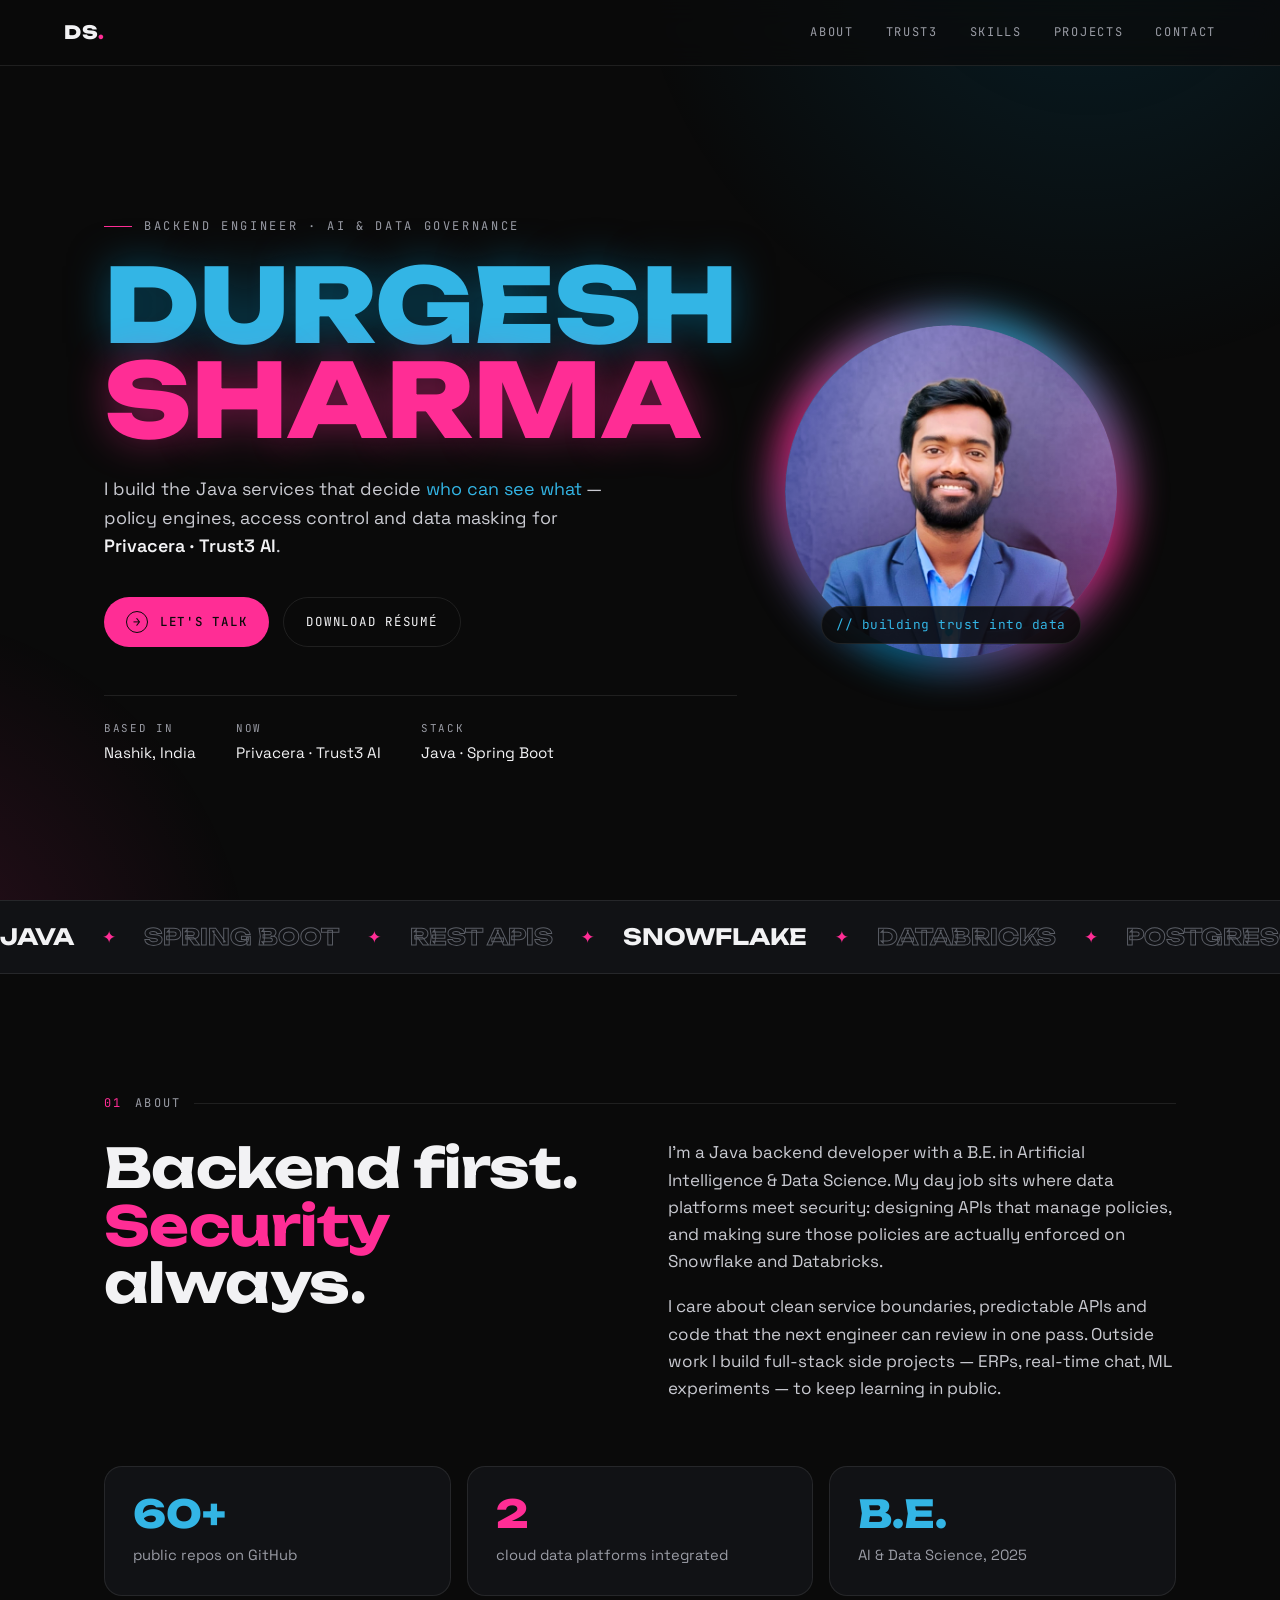
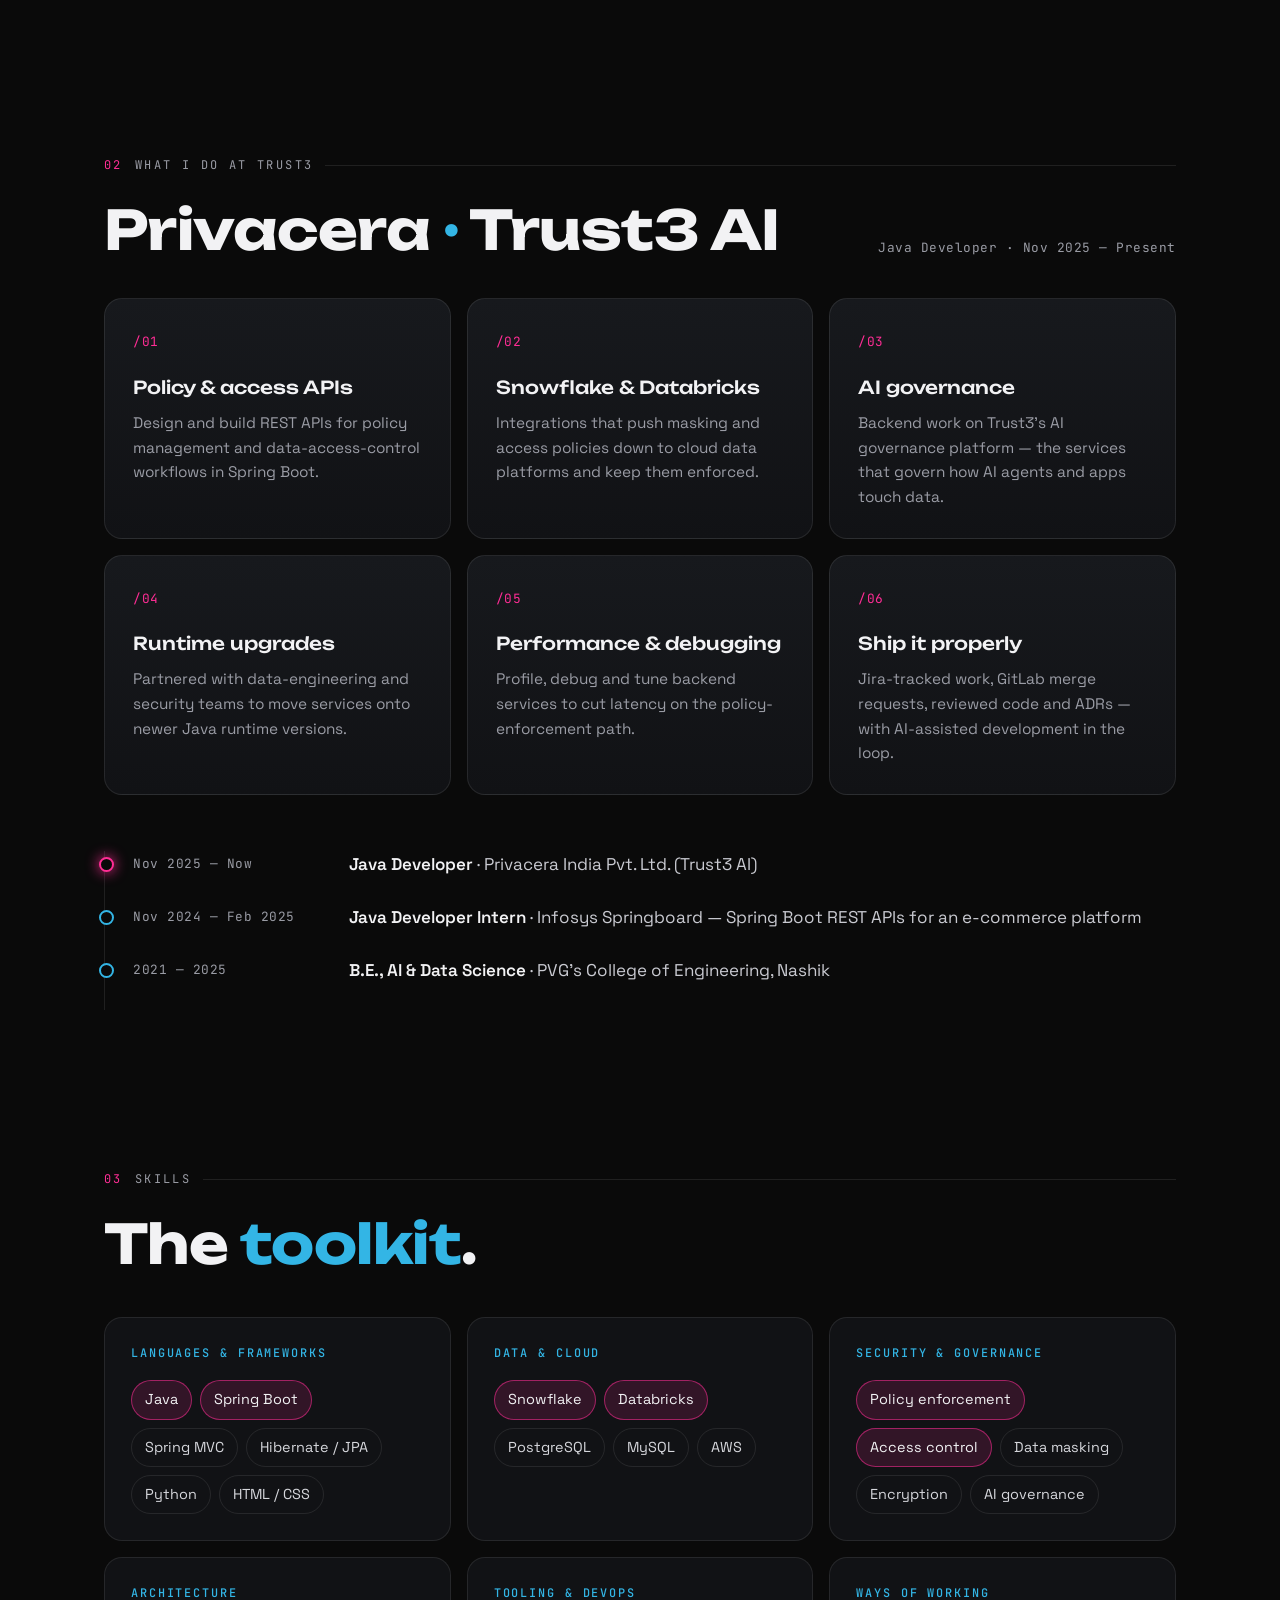
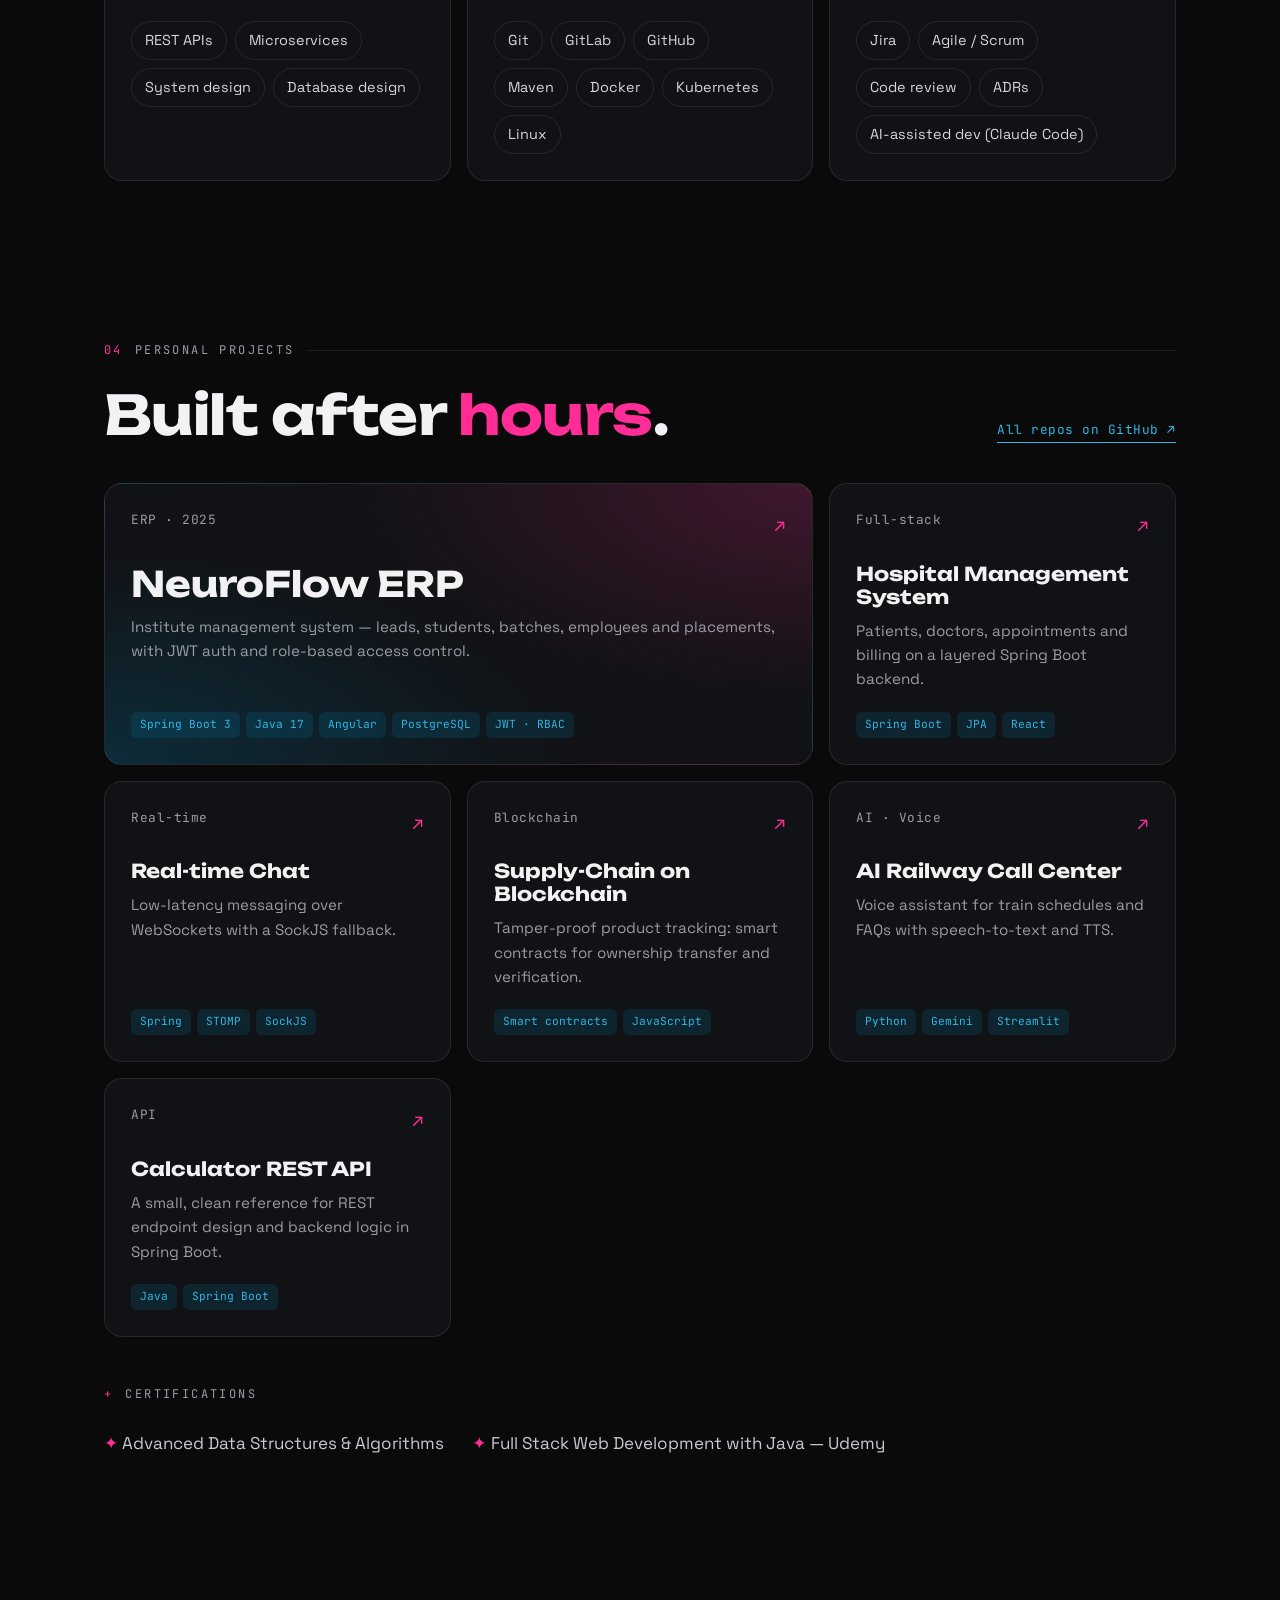
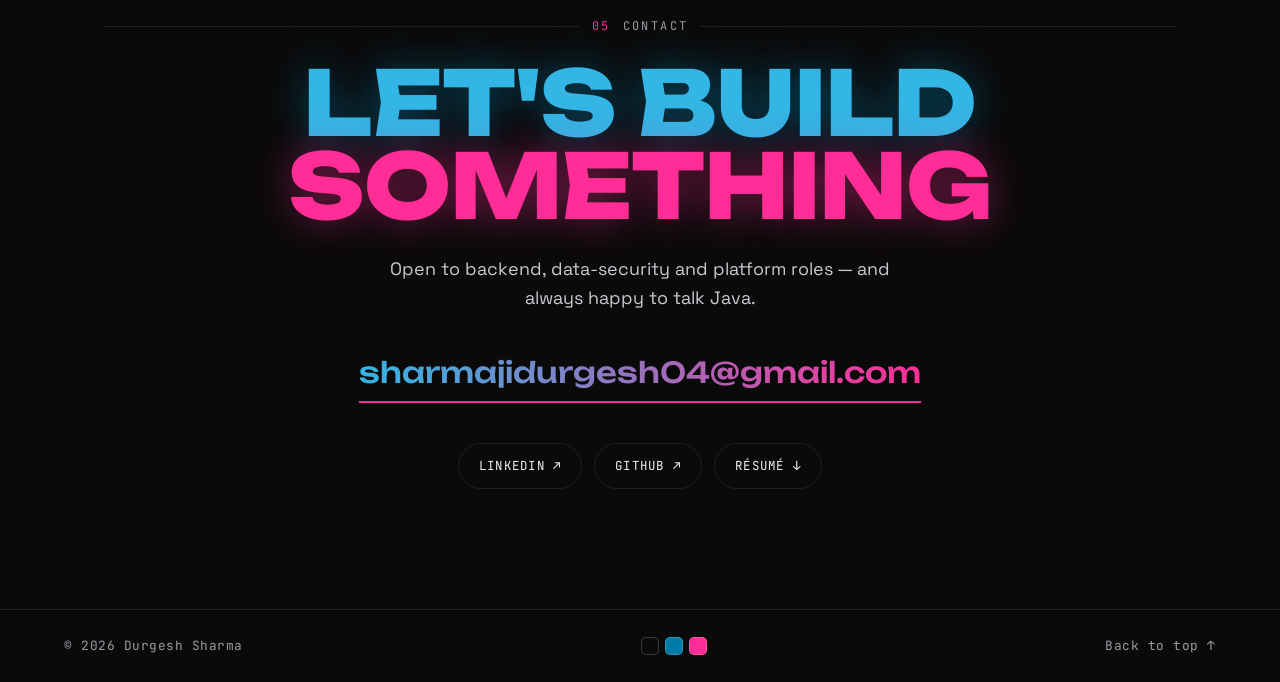
<file: index.html>
<!doctype html>
<html lang="en">
<head>
  <meta charset="utf-8">
  <meta name="viewport" content="width=device-width, initial-scale=1">
  <title>Durgesh Sharma — Backend Engineer</title>
  <meta name="description" content="Durgesh Sharma — Java backend engineer building policy, access-control and AI governance services at Privacera · Trust3 AI.">
  <meta name="theme-color" content="#0A0A0A">
  <link rel="icon" href="data:image/svg+xml,%3Csvg xmlns='http://www.w3.org/2000/svg' viewBox='0 0 64 64'%3E%3Crect width='64' height='64' rx='14' fill='%230A0A0A'/%3E%3Ctext x='50%25' y='56%25' text-anchor='middle' dominant-baseline='middle' font-family='Arial Black,Arial' font-weight='900' font-size='30' fill='%23FF2D95'%3ED%3Ctspan fill='%2333B5E5'%3ES%3C/tspan%3E%3C/text%3E%3C/svg%3E">
  <link rel="preconnect" href="https://fonts.googleapis.com">
  <link rel="preconnect" href="https://fonts.gstatic.com" crossorigin>
  <link href="https://fonts.googleapis.com/css2?family=Unbounded:wght@500;700;800&family=Space+Grotesk:wght@400;500;600&family=JetBrains+Mono:wght@400;500&display=swap" rel="stylesheet">
  <link rel="stylesheet" href="styles.css">
</head>
<body>
  <div class="grain" aria-hidden="true"></div>

  <header class="nav" id="top">
    <a class="brand" href="#top" aria-label="Durgesh Sharma, home">DS<span>.</span></a>
    <button class="nav-toggle" aria-expanded="false" aria-controls="nav-links" aria-label="Open menu">
      <span></span><span></span>
    </button>
    <nav id="nav-links" class="nav-links">
      <a href="#about">About</a>
      <a href="#work">Trust3</a>
      <a href="#skills">Skills</a>
      <a href="#projects">Projects</a>
      <a href="#contact">Contact</a>
    </nav>
  </header>

  <main>
    <!-- HERO -->
    <section class="hero">
      <div class="hero-copy">
        <p class="eyebrow">Backend engineer · AI &amp; data governance</p>
        <h1 class="display">
          <span class="blue">DURGESH</span>
          <span class="rose">SHARMA</span>
        </h1>
        <p class="lede">I build the Java services that decide <em>who can see what</em> — policy engines, access control and data masking for <strong>Privacera&nbsp;·&nbsp;Trust3&nbsp;AI</strong>.</p>
        <div class="cta">
          <a class="btn btn-rose" href="#contact"><span class="arrow">→</span> Let's talk</a>
          <a class="btn btn-ghost" href="assets/Durgesh-Sharma-Resume.pdf" download>Download résumé</a>
        </div>
        <ul class="hero-meta">
          <li><span>Based in</span>Nashik, India</li>
          <li><span>Now</span>Privacera · Trust3 AI</li>
          <li><span>Stack</span>Java · Spring Boot</li>
        </ul>
      </div>

      <figure class="portrait">
        <div class="portrait-ring"></div>
        <img src="assets/durgesh.png" alt="Portrait of Durgesh Sharma" width="720" height="720">
        <figcaption class="mono">// building trust into data</figcaption>
      </figure>
    </section>

    <!-- MARQUEE -->
    <div class="marquee" aria-hidden="true">
      <div class="marquee-track">
        <span>Java</span><i>✦</i><span>Spring Boot</span><i>✦</i><span>REST APIs</span><i>✦</i><span>Snowflake</span><i>✦</i><span>Databricks</span><i>✦</i><span>PostgreSQL</span><i>✦</i><span>Data Masking</span><i>✦</i><span>Access Control</span><i>✦</i><span>AI Governance</span><i>✦</i>
        <span>Java</span><i>✦</i><span>Spring Boot</span><i>✦</i><span>REST APIs</span><i>✦</i><span>Snowflake</span><i>✦</i><span>Databricks</span><i>✦</i><span>PostgreSQL</span><i>✦</i><span>Data Masking</span><i>✦</i><span>Access Control</span><i>✦</i><span>AI Governance</span><i>✦</i>
      </div>
    </div>

    <!-- ABOUT -->
    <section id="about" class="section reveal">
      <p class="label"><span>01</span> About</p>
      <div class="about-grid">
        <h2 class="headline">Backend first.<br><span class="rose">Security</span> always.</h2>
        <div class="prose">
          <p>I'm a Java backend developer with a B.E. in Artificial Intelligence &amp; Data Science. My day job sits where data platforms meet security: designing APIs that manage policies, and making sure those policies are actually enforced on Snowflake and Databricks.</p>
          <p>I care about clean service boundaries, predictable APIs and code that the next engineer can review in one pass. Outside work I build full-stack side projects — ERPs, real-time chat, ML experiments — to keep learning in public.</p>
        </div>
      </div>
      <dl class="stats">
        <div><dt>60+</dt><dd>public repos on GitHub</dd></div>
        <div><dt>2</dt><dd>cloud data platforms integrated</dd></div>
        <div><dt>B.E.</dt><dd>AI &amp; Data Science, 2025</dd></div>
      </dl>
    </section>

    <!-- WORK -->
    <section id="work" class="section reveal">
      <p class="label"><span>02</span> What I do at Trust3</p>
      <div class="work-head">
        <h2 class="headline">Privacera <span class="blue">·</span> Trust3&nbsp;AI</h2>
        <p class="mono muted">Java Developer · Nov 2025 — Present</p>
      </div>

      <div class="cards">
        <article class="card">
          <span class="card-no mono">/01</span>
          <h3>Policy &amp; access APIs</h3>
          <p>Design and build REST APIs for policy management and data-access-control workflows in Spring Boot.</p>
        </article>
        <article class="card">
          <span class="card-no mono">/02</span>
          <h3>Snowflake &amp; Databricks</h3>
          <p>Integrations that push masking and access policies down to cloud data platforms and keep them enforced.</p>
        </article>
        <article class="card">
          <span class="card-no mono">/03</span>
          <h3>AI governance</h3>
          <p>Backend work on Trust3's AI governance platform — the services that govern how AI agents and apps touch data.</p>
        </article>
        <article class="card">
          <span class="card-no mono">/04</span>
          <h3>Runtime upgrades</h3>
          <p>Partnered with data-engineering and security teams to move services onto newer Java runtime versions.</p>
        </article>
        <article class="card">
          <span class="card-no mono">/05</span>
          <h3>Performance &amp; debugging</h3>
          <p>Profile, debug and tune backend services to cut latency on the policy-enforcement path.</p>
        </article>
        <article class="card">
          <span class="card-no mono">/06</span>
          <h3>Ship it properly</h3>
          <p>Jira-tracked work, GitLab merge requests, reviewed code and ADRs — with AI-assisted development in the loop.</p>
        </article>
      </div>

      <ol class="timeline">
        <li>
          <span class="mono">Nov 2025 — Now</span>
          <div><strong>Java Developer</strong> · Privacera India Pvt. Ltd. (Trust3 AI)</div>
        </li>
        <li>
          <span class="mono">Nov 2024 — Feb 2025</span>
          <div><strong>Java Developer Intern</strong> · Infosys Springboard — Spring Boot REST APIs for an e-commerce platform</div>
        </li>
        <li>
          <span class="mono">2021 — 2025</span>
          <div><strong>B.E., AI &amp; Data Science</strong> · PVG's College of Engineering, Nashik</div>
        </li>
      </ol>
    </section>

    <!-- SKILLS -->
    <section id="skills" class="section reveal">
      <p class="label"><span>03</span> Skills</p>
      <h2 class="headline">The <span class="blue">toolkit</span>.</h2>

      <div class="skills">
        <div class="skill-group">
          <h3>Languages &amp; frameworks</h3>
          <ul class="chips">
            <li class="hot">Java</li><li class="hot">Spring Boot</li><li>Spring MVC</li><li>Hibernate / JPA</li><li>Python</li><li>HTML / CSS</li>
          </ul>
        </div>
        <div class="skill-group">
          <h3>Data &amp; cloud</h3>
          <ul class="chips">
            <li class="hot">Snowflake</li><li class="hot">Databricks</li><li>PostgreSQL</li><li>MySQL</li><li>AWS</li>
          </ul>
        </div>
        <div class="skill-group">
          <h3>Security &amp; governance</h3>
          <ul class="chips">
            <li class="hot">Policy enforcement</li><li class="hot">Access control</li><li>Data masking</li><li>Encryption</li><li>AI governance</li>
          </ul>
        </div>
        <div class="skill-group">
          <h3>Architecture</h3>
          <ul class="chips">
            <li>REST APIs</li><li>Microservices</li><li>System design</li><li>Database design</li>
          </ul>
        </div>
        <div class="skill-group">
          <h3>Tooling &amp; DevOps</h3>
          <ul class="chips">
            <li>Git</li><li>GitLab</li><li>GitHub</li><li>Maven</li><li>Docker</li><li>Kubernetes</li><li>Linux</li>
          </ul>
        </div>
        <div class="skill-group">
          <h3>Ways of working</h3>
          <ul class="chips">
            <li>Jira</li><li>Agile / Scrum</li><li>Code review</li><li>ADRs</li><li>AI-assisted dev (Claude Code)</li>
          </ul>
        </div>
      </div>
    </section>

    <!-- PROJECTS -->
    <section id="projects" class="section reveal">
      <p class="label"><span>04</span> Personal projects</p>
      <div class="work-head">
        <h2 class="headline">Built after <span class="rose">hours</span>.</h2>
        <a class="link mono" href="https://github.com/winter000boy" target="_blank" rel="noopener">All repos on GitHub ↗</a>
      </div>

      <div class="projects">
        <a class="project feature" href="https://github.com/winter000boy/Neuroflow-ERP" target="_blank" rel="noopener">
          <div class="project-top"><span class="mono">ERP · 2025</span><span class="go">↗</span></div>
          <h3>NeuroFlow ERP</h3>
          <p>Institute management system — leads, students, batches, employees and placements, with JWT auth and role-based access control.</p>
          <ul class="tags"><li>Spring Boot 3</li><li>Java 17</li><li>Angular</li><li>PostgreSQL</li><li>JWT · RBAC</li></ul>
        </a>
        <a class="project" href="https://github.com/winter000boy/hospitalmanagement" target="_blank" rel="noopener">
          <div class="project-top"><span class="mono">Full-stack</span><span class="go">↗</span></div>
          <h3>Hospital Management System</h3>
          <p>Patients, doctors, appointments and billing on a layered Spring Boot backend.</p>
          <ul class="tags"><li>Spring Boot</li><li>JPA</li><li>React</li></ul>
        </a>
        <a class="project" href="https://github.com/winter000boy/Chat-Application" target="_blank" rel="noopener">
          <div class="project-top"><span class="mono">Real-time</span><span class="go">↗</span></div>
          <h3>Real-time Chat</h3>
          <p>Low-latency messaging over WebSockets with a SockJS fallback.</p>
          <ul class="tags"><li>Spring</li><li>STOMP</li><li>SockJS</li></ul>
        </a>
        <a class="project" href="https://github.com/winter000boy/New-Supply-Chain-Blockchain" target="_blank" rel="noopener">
          <div class="project-top"><span class="mono">Blockchain</span><span class="go">↗</span></div>
          <h3>Supply-Chain on Blockchain</h3>
          <p>Tamper-proof product tracking: smart contracts for ownership transfer and verification.</p>
          <ul class="tags"><li>Smart contracts</li><li>JavaScript</li></ul>
        </a>
        <a class="project" href="https://github.com/winter000boy/AI-Powered-Call-Center" target="_blank" rel="noopener">
          <div class="project-top"><span class="mono">AI · Voice</span><span class="go">↗</span></div>
          <h3>AI Railway Call Center</h3>
          <p>Voice assistant for train schedules and FAQs with speech-to-text and TTS.</p>
          <ul class="tags"><li>Python</li><li>Gemini</li><li>Streamlit</li></ul>
        </a>
        <a class="project" href="https://github.com/winter000boy/calculatorapi" target="_blank" rel="noopener">
          <div class="project-top"><span class="mono">API</span><span class="go">↗</span></div>
          <h3>Calculator REST API</h3>
          <p>A small, clean reference for REST endpoint design and backend logic in Spring Boot.</p>
          <ul class="tags"><li>Java</li><li>Spring Boot</li></ul>
        </a>
      </div>

      <div class="certs">
        <p class="label small"><span>+</span> Certifications</p>
        <ul>
          <li>Advanced Data Structures &amp; Algorithms</li>
          <li>Full Stack Web Development with Java — Udemy</li>
        </ul>
      </div>
    </section>

    <!-- CONTACT -->
    <section id="contact" class="section contact reveal">
      <p class="label"><span>05</span> Contact</p>
      <h2 class="display contact-title">
        <span class="blue">LET'S BUILD</span>
        <span class="rose">SOMETHING</span>
      </h2>
      <p class="lede">Open to backend, data-security and platform roles — and always happy to talk Java.</p>
      <a class="mail" href="mailto:sharmajidurgesh04@gmail.com">sharmajidurgesh04@gmail.com</a>
      <ul class="socials">
        <li><a href="https://www.linkedin.com/in/sharmajidurgesh/" target="_blank" rel="noopener">LinkedIn ↗</a></li>
        <li><a href="https://github.com/winter000boy" target="_blank" rel="noopener">GitHub ↗</a></li>
        <li><a href="assets/Durgesh-Sharma-Resume.pdf" download>Résumé ↓</a></li>
      </ul>
    </section>
  </main>

  <footer class="footer">
    <span class="mono">© <span id="year">2026</span> Durgesh Sharma</span>
    <span class="swatches" aria-label="Palette: Jet Black, Cerulean Blue, Neon Rose">
      <i style="--c:#0A0A0A"></i><i style="--c:#007BA7"></i><i style="--c:#FF2D95"></i>
    </span>
    <a class="mono" href="#top">Back to top ↑</a>
  </footer>

  <script src="script.js"></script>
</body>
</html>
</file>
<file: styles.css>
/* Palette: Jet Black #0A0A0A · Cerulean Blue #007BA7 · Neon Rose #FF2D95 */
:root {
  --jet: #0A0A0A;
  --jet-2: #111215;
  --jet-3: #17191d;
  --cerulean: #007BA7;
  --cerulean-lit: #33B5E5;   /* cerulean lifted for text on black (AA contrast) */
  --rose: #FF2D95;
  --rose-soft: rgba(255, 45, 149, .14);
  --blue-soft: rgba(0, 123, 167, .18);
  --ink: #F2F2F4;
  --muted: #9A9CA5;
  --line: rgba(255, 255, 255, .09);

  --display: "Unbounded", "Arial Black", sans-serif;
  --body: "Space Grotesk", system-ui, sans-serif;
  --mono: "JetBrains Mono", ui-monospace, monospace;

  --gutter: clamp(16px, 5vw, 72px);
  --max: 1200px;
  color-scheme: dark;
}

* { box-sizing: border-box; margin: 0; padding: 0; }
html { scroll-behavior: smooth; overflow-x: clip; }
body {
  background: var(--jet);
  color: var(--ink);
  font-family: var(--body);
  font-size: 17px;
  line-height: 1.6;
  -webkit-font-smoothing: antialiased;
}
img { max-width: 100%; display: block; }
a { color: inherit; text-decoration: none; }
ul, ol { list-style: none; }
::selection { background: var(--rose); color: var(--jet); }

.mono { font-family: var(--mono); font-size: .8rem; letter-spacing: .04em; }
.muted { color: var(--muted); }
.blue { color: var(--cerulean-lit); }
.rose { color: var(--rose); }

/* subtle film grain + glows */
.grain {
  position: fixed; inset: 0; pointer-events: none; z-index: 0;
  background:
    radial-gradient(60vw 60vw at 85% -10%, var(--blue-soft), transparent 60%),
    radial-gradient(50vw 50vw at -10% 110%, var(--rose-soft), transparent 60%);
}
main, .nav, .footer { position: relative; z-index: 1; }

/* NAV */
.nav {
  position: sticky; top: 0; z-index: 10;
  display: flex; align-items: center; justify-content: space-between;
  padding: 18px var(--gutter);
  background: rgba(10, 10, 10, .72);
  backdrop-filter: blur(14px);
  border-bottom: 1px solid var(--line);
}
.brand { font-family: var(--display); font-weight: 800; font-size: 1.15rem; letter-spacing: .04em; }
.brand span { color: var(--rose); }
.nav-links { display: flex; gap: 32px; }
.nav-links a {
  font-family: var(--mono); font-size: .75rem; text-transform: uppercase; letter-spacing: .14em;
  color: var(--muted); transition: color .2s;
}
.nav-links a:hover { color: var(--ink); }
.nav-toggle { display: none; background: none; border: 0; width: 32px; height: 24px; cursor: pointer; position: relative; }
.nav-toggle span { position: absolute; left: 4px; right: 4px; height: 2px; background: var(--ink); transition: transform .25s; }
.nav-toggle span:first-child { top: 7px; }
.nav-toggle span:last-child { bottom: 7px; background: var(--rose); }
.nav-toggle[aria-expanded="true"] span:first-child { transform: translateY(4px) rotate(45deg); }
.nav-toggle[aria-expanded="true"] span:last-child { transform: translateY(-4px) rotate(-45deg); }

/* HERO */
.hero {
  max-width: var(--max); margin: 0 auto;
  min-height: calc(100vh - 66px);
  padding: 64px var(--gutter) 48px;
  display: grid; grid-template-columns: 1.15fr .85fr; gap: 48px; align-items: center;
}
.eyebrow {
  font-family: var(--mono); font-size: .75rem; letter-spacing: .22em; text-transform: uppercase;
  color: var(--muted); margin-bottom: 22px;
}
.eyebrow::before { content: ""; display: inline-block; width: 28px; height: 1px; background: var(--rose); vertical-align: middle; margin-right: 12px; }
.display {
  font-family: var(--display); font-weight: 800; line-height: .92; letter-spacing: -.01em;
  font-size: clamp(2.6rem, 8.2vw, 6.4rem);
}
.display span { display: block; }
.display .blue { text-shadow: 0 0 40px rgba(0, 123, 167, .55); }
.display .rose { text-shadow: 0 0 40px rgba(255, 45, 149, .45); }
.lede { max-width: 34rem; margin-top: 28px; font-size: 1.12rem; color: #C9CAD1; }
.lede em { font-style: normal; color: var(--cerulean-lit); }
.lede strong { color: var(--ink); font-weight: 600; }

.cta { display: flex; flex-wrap: wrap; gap: 14px; margin-top: 36px; }
.btn {
  display: inline-flex; align-items: center; gap: 12px;
  padding: 14px 22px; border-radius: 999px;
  font-family: var(--mono); font-size: .78rem; text-transform: uppercase; letter-spacing: .14em;
  transition: transform .2s, box-shadow .2s, background .2s, border-color .2s;
}
.btn-rose { background: var(--rose); color: var(--jet); font-weight: 500; }
.btn-rose:hover { transform: translateY(-2px); box-shadow: 0 10px 40px rgba(255, 45, 149, .45); }
.btn-ghost { border: 1px solid var(--line); color: var(--ink); }
.btn-ghost:hover { border-color: var(--cerulean-lit); color: var(--cerulean-lit); }
.arrow { display: inline-grid; place-items: center; width: 22px; height: 22px; border-radius: 50%; border: 1px solid var(--jet); }

.hero-meta { display: flex; flex-wrap: wrap; gap: 28px 40px; margin-top: 48px; padding-top: 24px; border-top: 1px solid var(--line); }
.hero-meta li { font-size: .95rem; }
.hero-meta span { display: block; font-family: var(--mono); font-size: .68rem; text-transform: uppercase; letter-spacing: .16em; color: var(--muted); margin-bottom: 4px; }

/* portrait with neon rim light, echoing the palette reference */
.portrait { position: relative; justify-self: center; width: min(100%, 440px); aspect-ratio: 1; }
.portrait img {
  position: relative; z-index: 1; width: 100%; height: 100%; object-fit: cover; border-radius: 50%;
  filter: saturate(1.05) contrast(1.05);
}
.portrait::after {
  /* duotone wash: rose from the right, cerulean from the left */
  content: ""; position: absolute; inset: 0; z-index: 2; border-radius: 50%; pointer-events: none;
  background: linear-gradient(115deg, rgba(0, 123, 167, .35), transparent 45%, transparent 60%, rgba(255, 45, 149, .38));
  mix-blend-mode: screen;
}
.portrait-ring {
  position: absolute; inset: -14px; border-radius: 50%; z-index: 0;
  background: conic-gradient(from 200deg, var(--cerulean), var(--rose), var(--cerulean-lit), var(--rose), var(--cerulean));
  filter: blur(18px); opacity: .75;
  animation: spin 14s linear infinite;
}
.portrait figcaption {
  position: absolute; z-index: 3; bottom: 4%; left: 50%; transform: translateX(-50%);
  white-space: nowrap; padding: 8px 14px; border-radius: 999px;
  background: rgba(10, 10, 10, .85); border: 1px solid var(--line); color: var(--cerulean-lit);
}
@keyframes spin { to { transform: rotate(360deg); } }

/* MARQUEE */
.marquee { overflow: hidden; border-block: 1px solid var(--line); padding: 18px 0; background: var(--jet-2); }
.marquee-track { display: flex; gap: 28px; width: max-content; animation: marquee 38s linear infinite; }
.marquee span { font-family: var(--display); font-weight: 700; font-size: 1.4rem; text-transform: uppercase; color: transparent; -webkit-text-stroke: 1px #5b5e66; }
.marquee span:nth-of-type(3n+1) { color: var(--ink); -webkit-text-stroke: 0; }
.marquee i { font-style: normal; color: var(--rose); align-self: center; }
@keyframes marquee { to { transform: translateX(-50%); } }

/* SECTIONS */
.section { max-width: var(--max); margin: 0 auto; padding: 120px var(--gutter) 40px; }
.label {
  font-family: var(--mono); font-size: .75rem; text-transform: uppercase; letter-spacing: .2em;
  color: var(--muted); margin-bottom: 26px; display: flex; align-items: center; gap: 12px;
}
.label span { color: var(--rose); }
.label::after { content: ""; flex: 1; height: 1px; background: var(--line); }
.label.small::after { display: none; }
.headline {
  font-family: var(--display); font-weight: 700; line-height: 1.05;
  font-size: clamp(2rem, 4.6vw, 3.4rem); letter-spacing: -.01em;
}

.about-grid { display: grid; grid-template-columns: 1fr 1fr; gap: 56px; align-items: start; }
.prose p + p { margin-top: 18px; }
.prose p { color: #C9CAD1; }
.stats { display: grid; grid-template-columns: repeat(3, 1fr); gap: 16px; margin-top: 64px; }
.stats div { padding: 28px; border: 1px solid var(--line); border-radius: 18px; background: var(--jet-2); }
.stats dt { font-family: var(--display); font-weight: 800; font-size: 2.4rem; color: var(--cerulean-lit); line-height: 1; }
.stats div:nth-child(2) dt { color: var(--rose); }
.stats dd { margin-top: 10px; color: var(--muted); font-size: .92rem; }

.work-head { display: flex; flex-wrap: wrap; align-items: end; justify-content: space-between; gap: 12px 24px; margin-bottom: 40px; }
.cards { display: grid; grid-template-columns: repeat(3, 1fr); gap: 16px; }
.card {
  position: relative; padding: 28px; border-radius: 18px; border: 1px solid var(--line);
  background: linear-gradient(180deg, var(--jet-3), var(--jet-2));
  transition: border-color .25s, transform .25s;
}
.card::before {
  content: ""; position: absolute; left: 28px; right: 28px; top: -1px; height: 2px; border-radius: 2px;
  background: linear-gradient(90deg, var(--cerulean), var(--rose)); opacity: 0; transition: opacity .25s;
}
.card:hover { border-color: rgba(255, 255, 255, .18); transform: translateY(-3px); }
.card:hover::before { opacity: 1; }
.card-no { color: var(--rose); }
.card h3 { font-family: var(--display); font-weight: 500; font-size: 1.12rem; margin: 18px 0 10px; }
.card p { color: var(--muted); font-size: .96rem; }

.timeline { margin-top: 56px; border-left: 1px solid var(--line); }
.timeline li { position: relative; display: grid; grid-template-columns: 200px 1fr; gap: 16px; padding: 0 0 26px 28px; }
.timeline li::before {
  content: ""; position: absolute; left: -6px; top: 6px; width: 11px; height: 11px; border-radius: 50%;
  background: var(--jet); border: 2px solid var(--cerulean-lit);
}
.timeline li:first-child::before { border-color: var(--rose); box-shadow: 0 0 14px var(--rose); }
.timeline .mono { color: var(--muted); padding-top: 3px; }
.timeline div { color: #C9CAD1; }
.timeline strong { color: var(--ink); font-weight: 600; }

/* SKILLS */
.skills { display: grid; grid-template-columns: repeat(3, 1fr); gap: 16px; margin-top: 44px; }
.skill-group { padding: 26px; border: 1px solid var(--line); border-radius: 18px; background: var(--jet-2); }
.skill-group h3 { font-family: var(--mono); font-weight: 500; font-size: .74rem; letter-spacing: .16em; text-transform: uppercase; color: var(--cerulean-lit); margin-bottom: 18px; }
.chips { display: flex; flex-wrap: wrap; gap: 8px; }
.chips li { padding: 7px 13px; border-radius: 999px; border: 1px solid var(--line); font-size: .9rem; color: #D6D7DC; }
.chips li.hot { border-color: rgba(255, 45, 149, .55); color: var(--ink); background: var(--rose-soft); }

/* PROJECTS */
.projects { display: grid; grid-template-columns: repeat(3, 1fr); gap: 16px; }
.project {
  display: flex; flex-direction: column; padding: 26px; border-radius: 18px;
  border: 1px solid var(--line); background: var(--jet-2);
  transition: border-color .25s, transform .25s, box-shadow .25s;
}
.project:hover { transform: translateY(-4px); border-color: var(--cerulean-lit); box-shadow: 0 18px 50px -20px rgba(0, 123, 167, .6); }
.project.feature {
  grid-column: span 2;
  background:
    radial-gradient(120% 140% at 100% 0%, rgba(255, 45, 149, .2), transparent 55%),
    radial-gradient(120% 140% at 0% 100%, rgba(0, 123, 167, .25), transparent 55%),
    var(--jet-2);
}
.project.feature:hover { border-color: var(--rose); box-shadow: 0 18px 50px -20px rgba(255, 45, 149, .55); }
.project.feature h3 { font-size: clamp(1.6rem, 3vw, 2.2rem); }
.project-top { display: flex; justify-content: space-between; color: var(--muted); }
.go { font-size: 1.2rem; color: var(--rose); transition: transform .25s; }
.project:hover .go { transform: translate(3px, -3px); }
.project h3 { font-family: var(--display); font-weight: 700; font-size: 1.2rem; margin: 22px 0 10px; line-height: 1.2; }
.project p { color: var(--muted); font-size: .95rem; flex: 1; }
.tags { display: flex; flex-wrap: wrap; gap: 6px; margin-top: 20px; }
.tags li { font-family: var(--mono); font-size: .7rem; padding: 4px 9px; border-radius: 6px; background: var(--blue-soft); color: var(--cerulean-lit); }
.link { color: var(--cerulean-lit); border-bottom: 1px solid currentColor; padding-bottom: 2px; }
.link:hover { color: var(--rose); }

.certs { margin-top: 48px; }
.certs ul { display: flex; flex-wrap: wrap; gap: 10px 28px; color: #C9CAD1; }
.certs li::before { content: "✦ "; color: var(--rose); }

/* CONTACT */
.contact { text-align: center; padding-bottom: 120px; }
.contact .label::before { content: ""; flex: 1; height: 1px; background: var(--line); }
.contact .label { justify-content: center; }
.contact-title { font-size: clamp(2.2rem, 7.4vw, 5.6rem); }
.contact .lede { margin-inline: auto; }
.mail {
  display: inline-block; margin-top: 36px;
  font-family: var(--display); font-weight: 500; font-size: clamp(1rem, 3vw, 1.8rem);
  background: linear-gradient(90deg, var(--cerulean-lit), var(--rose));
  -webkit-background-clip: text; background-clip: text; color: transparent;
  border-bottom: 2px solid var(--rose); padding-bottom: 6px; word-break: break-all;
}
.socials { display: flex; justify-content: center; flex-wrap: wrap; gap: 12px; margin-top: 40px; }
.socials a {
  display: inline-block; padding: 12px 20px; border-radius: 999px; border: 1px solid var(--line);
  font-family: var(--mono); font-size: .78rem; letter-spacing: .1em; text-transform: uppercase;
  transition: border-color .2s, color .2s;
}
.socials a:hover { border-color: var(--rose); color: var(--rose); }

/* FOOTER */
.footer {
  display: flex; align-items: center; justify-content: space-between; gap: 16px; flex-wrap: wrap;
  padding: 26px var(--gutter); border-top: 1px solid var(--line); color: var(--muted);
}
.swatches { display: flex; gap: 6px; }
.swatches i { width: 18px; height: 18px; border-radius: 5px; background: var(--c); border: 1px solid rgba(255, 255, 255, .2); }

/* reveal on scroll */
.reveal { opacity: 0; transform: translateY(28px); transition: opacity .8s ease, transform .8s ease; }
.reveal.in { opacity: 1; transform: none; }

/* RESPONSIVE */
@media (max-width: 960px) {
  .hero { grid-template-columns: 1fr; min-height: auto; padding-top: 40px; }
  .portrait { order: -1; width: min(72vw, 320px); }
  .about-grid { grid-template-columns: 1fr; gap: 28px; }
  .cards, .skills, .projects { grid-template-columns: 1fr 1fr; }
}
@media (max-width: 680px) {
  body { font-size: 16px; }
  .nav-toggle { display: block; }
  .nav-links {
    position: absolute; top: 100%; left: 0; right: 0; flex-direction: column; gap: 0;
    background: rgba(10, 10, 10, .97); border-bottom: 1px solid var(--line);
    max-height: 0; overflow: hidden; transition: max-height .3s ease;
  }
  .nav-links.open { max-height: 320px; }
  .nav-links a { padding: 16px var(--gutter); border-top: 1px solid var(--line); }
  .section { padding-top: 88px; }
  .cards, .skills, .projects, .stats { grid-template-columns: 1fr; }
  .project.feature { grid-column: auto; }
  .timeline li { grid-template-columns: 1fr; gap: 4px; }
}
@media (prefers-reduced-motion: reduce) {
  html { scroll-behavior: auto; }
  .portrait-ring, .marquee-track { animation: none; }
  .reveal { opacity: 1; transform: none; transition: none; }
}
</file>
